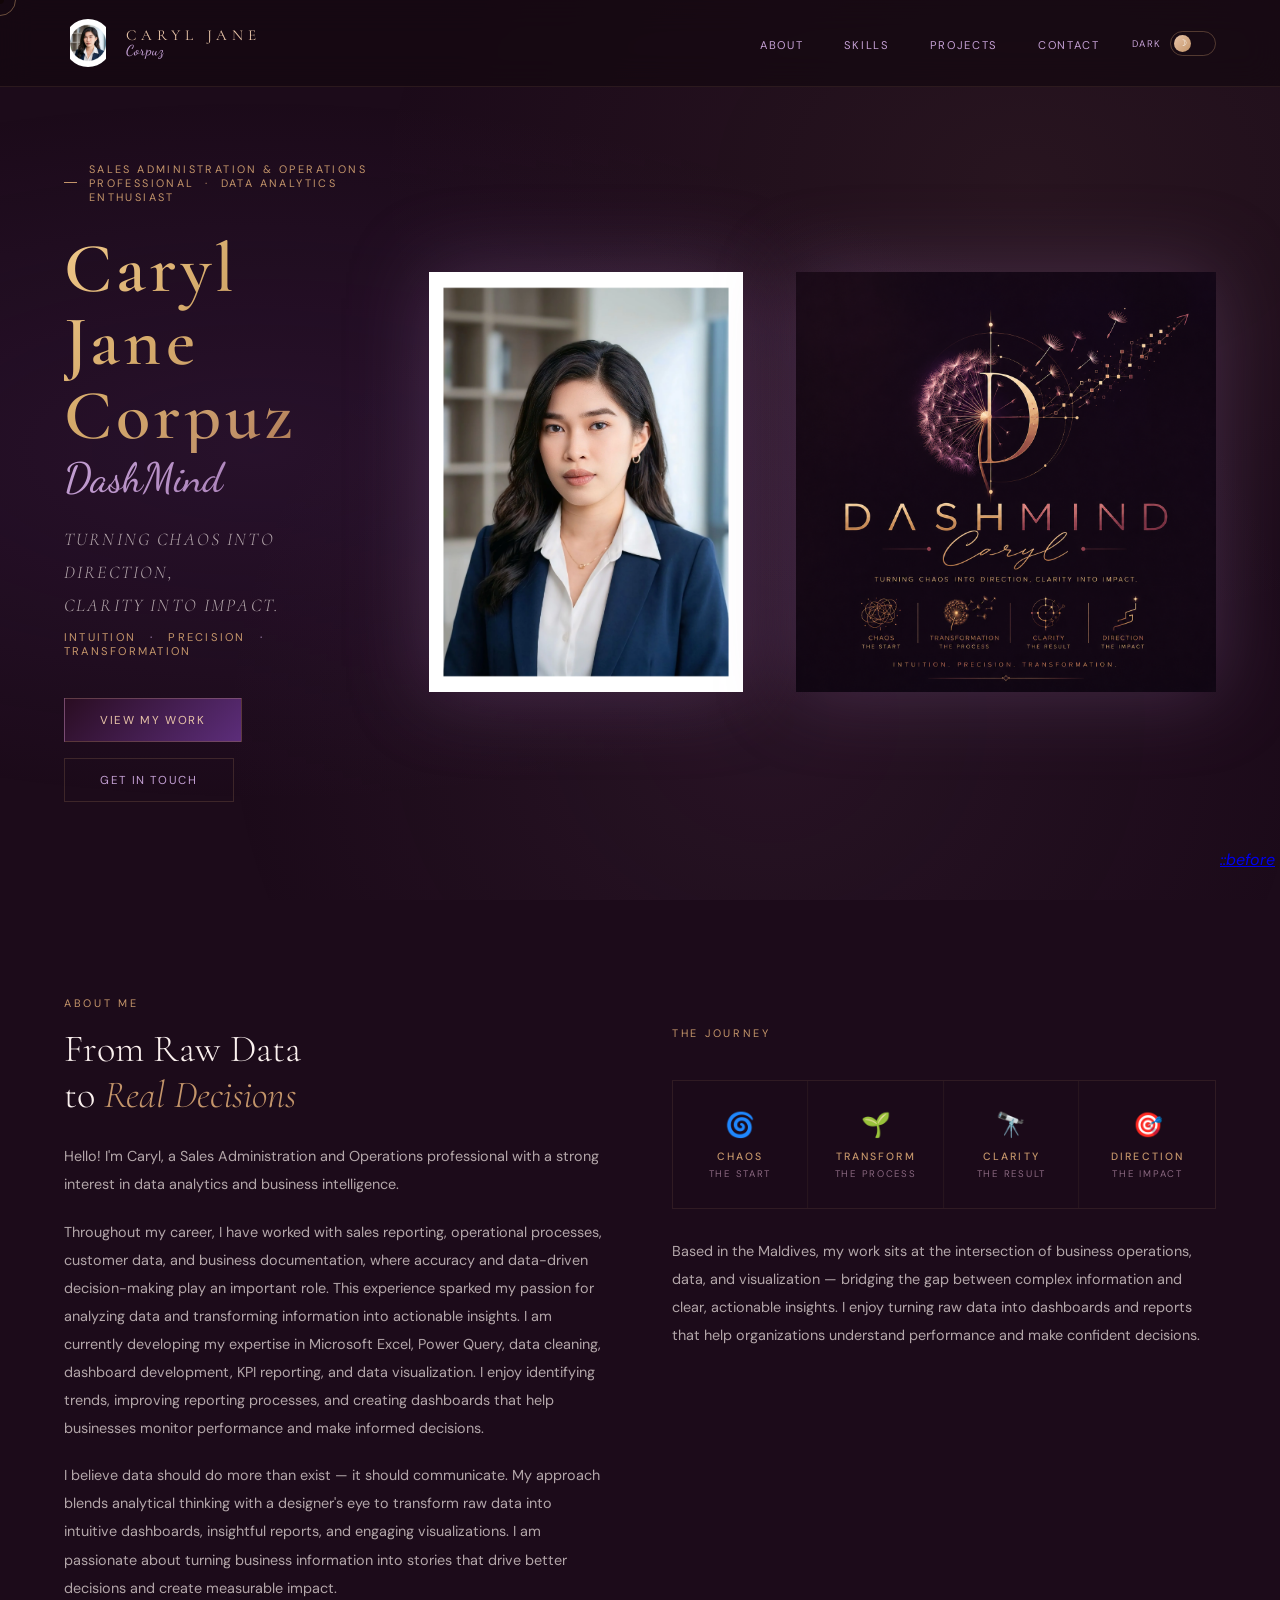
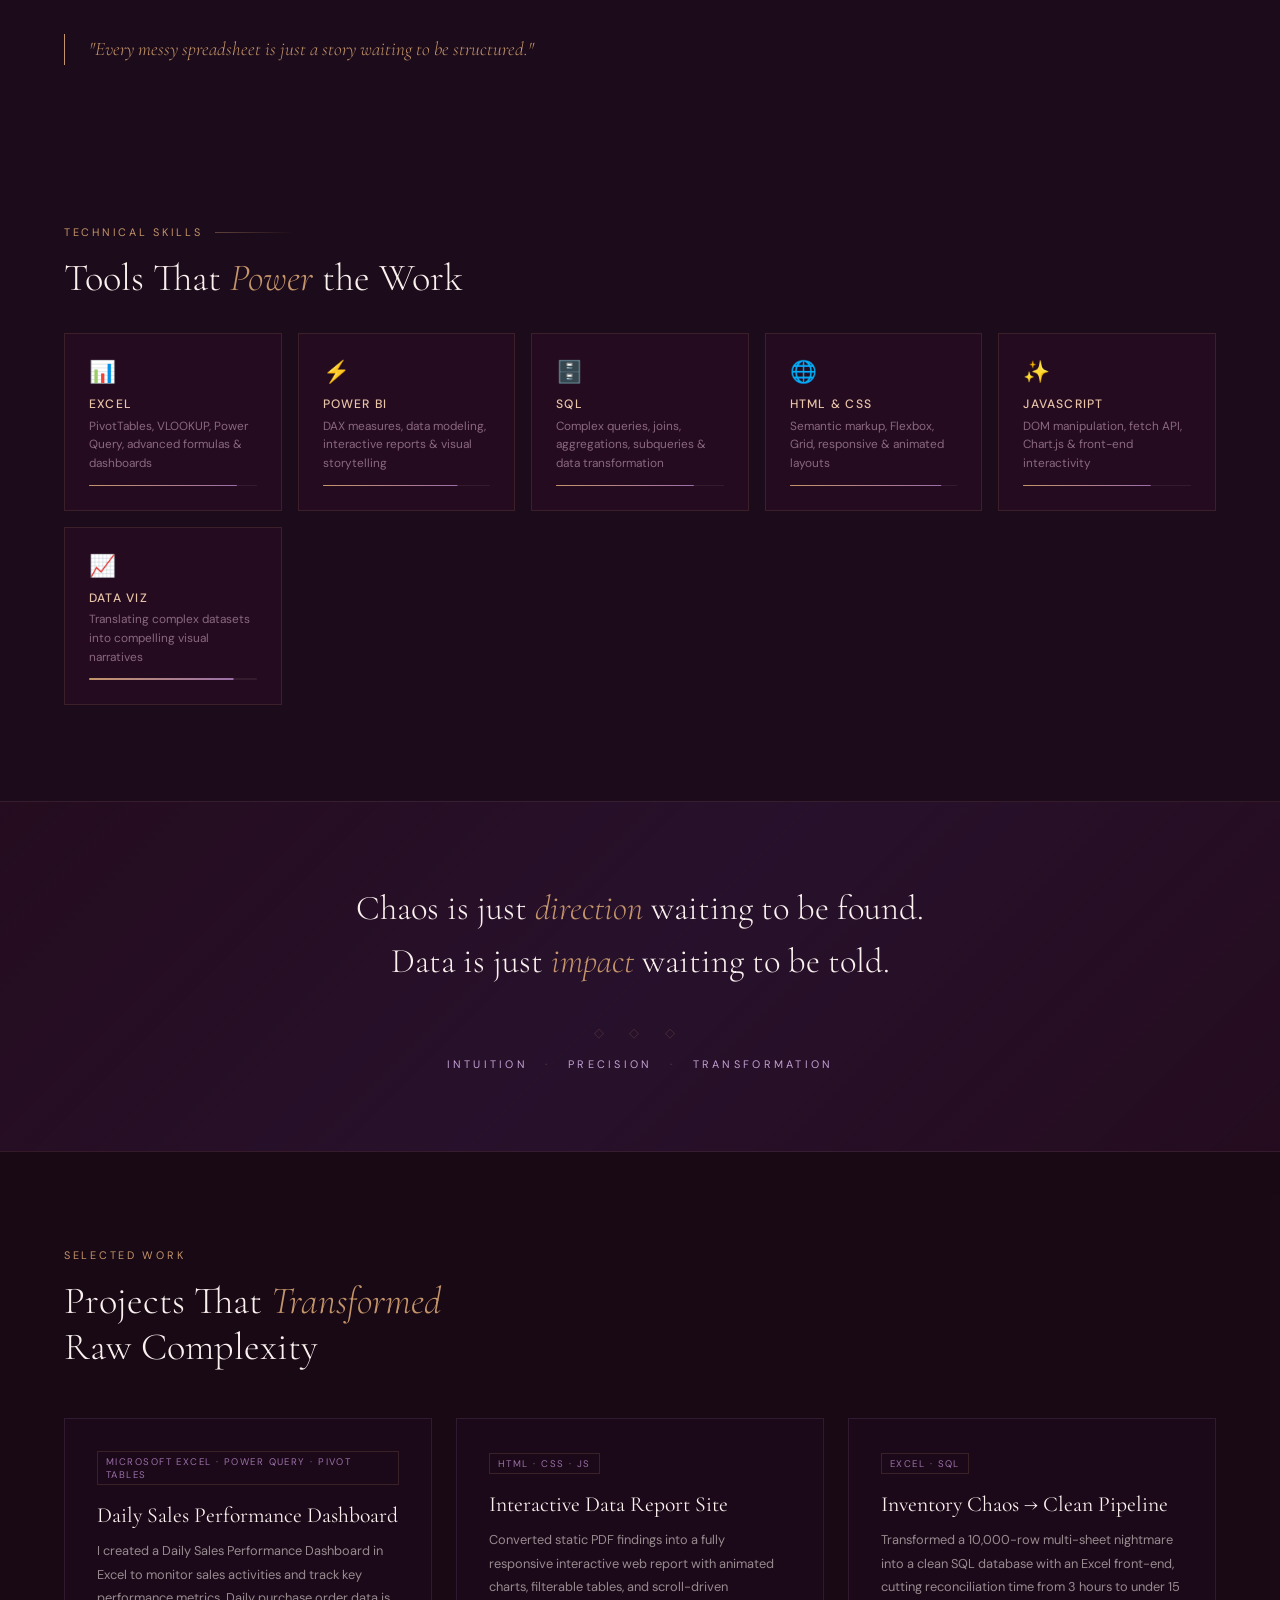
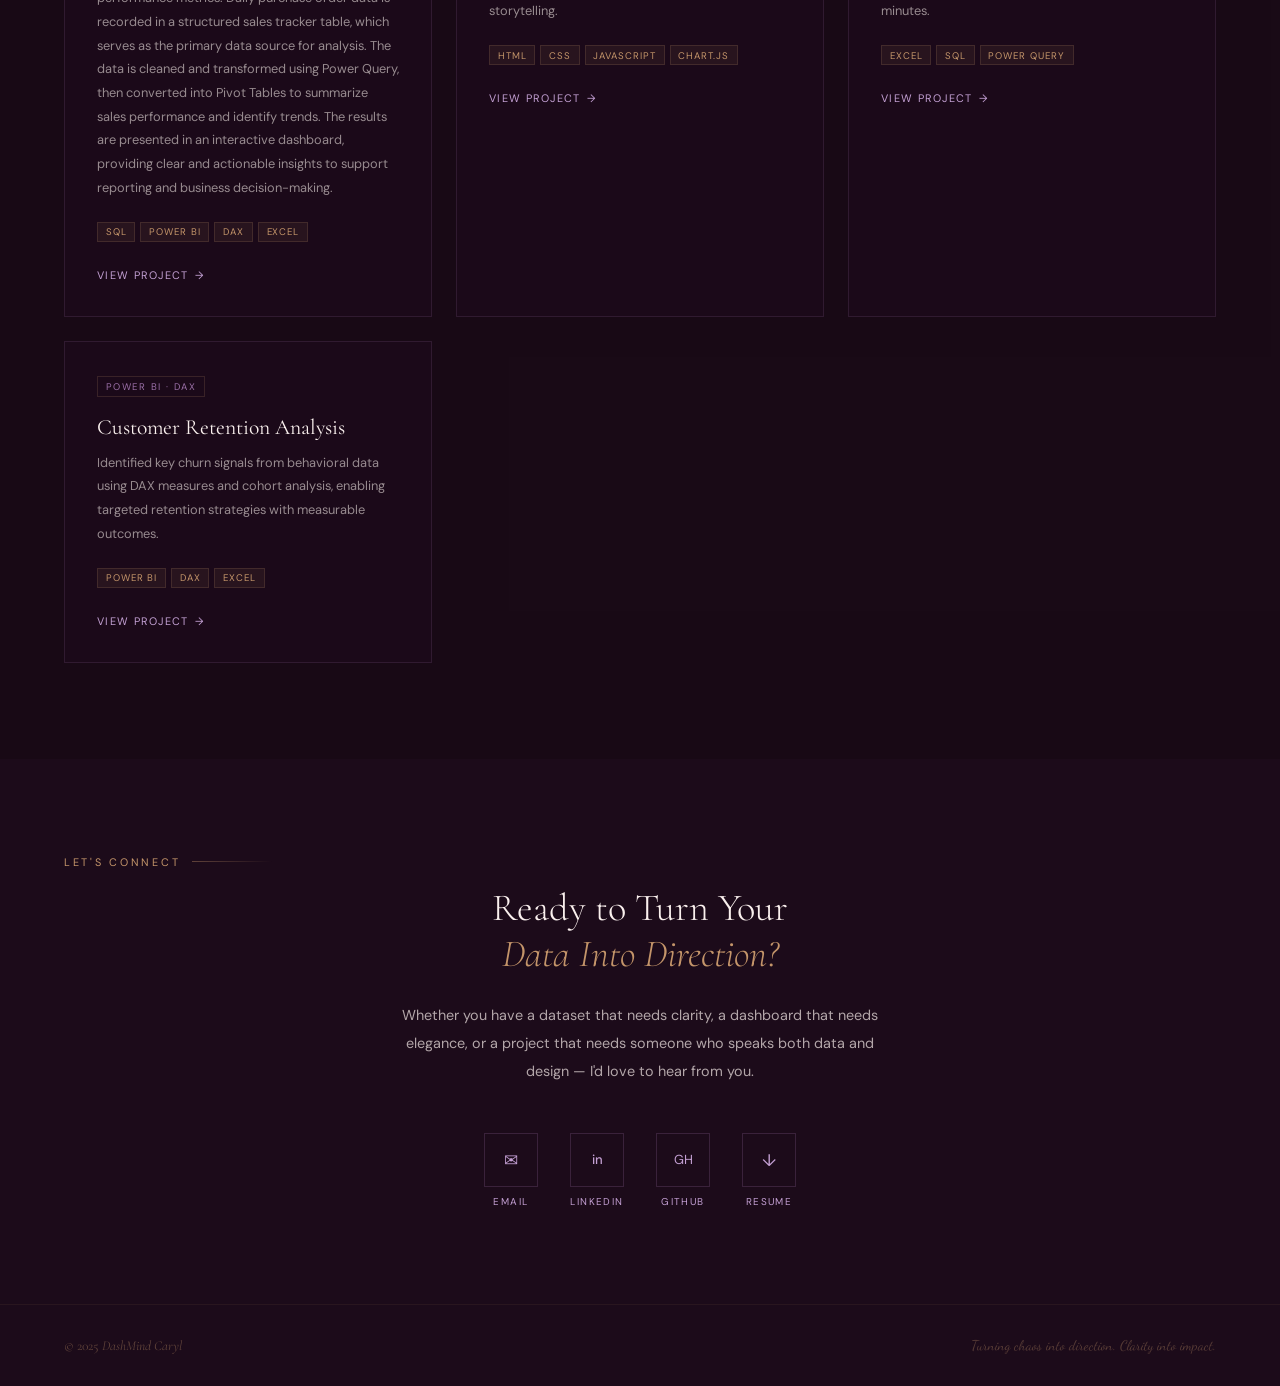
<file: index.html>
<!DOCTYPE html>
<html lang="en">
<head>
  <meta charset="UTF-8">
  <meta name="viewport" content="width=device-width, initial-scale=1.0">
  <title>Caryl Jane Corpuz</title>

  <!-- Favicon start -->
<link rel="icon" type="image/favicon-32x32" sizes="32x32" href="images/favicon.png">
  <!-- Favicon end -->  

  <!-- Google Fonts start -->
  <link rel="preconnect" href="https://fonts.googleapis.com">
  <link rel="preconnect" href="https://fonts.gstatic.com" crossorigin>
  <link href="https://fonts.googleapis.com/css2?family=Cormorant+Garamond:ital,wght@0,300;0,400;0,600;1,300;1,400&family=Dancing+Script:wght@500;600&family=DM+Sans:wght@300;400;500&display=swap" rel="stylesheet">
  <!-- Google Fonts end -->

  <!-- Stylesheet start -->
  <link rel="stylesheet" href="style.css">
  <!-- Stylesheet end -->

</head>

<body>

  <!-- Custom Cursor -->
  <div class="cursor" id="cursor"></div>
  <div class="cursor-ring" id="cursorRing"></div>

  <!-- Floating Seeds Background -->
  <div class="seeds-container" id="seedsContainer"></div>

  <!-- Navigation Start -->
  <nav id="mainNav">
    <a href="#home" class="nav-logo">
      <img src="images/Caryl_Profile2.png" alt="Caryl_Profile2 Logo" class="logo-mark-img">
      <div class="logo-wordmark">
        <span class="logo-dash">Caryl Jane</span>
        <span class="logo-script">Corpuz</span>
      </div>
    </a>
    <div class="nav-right">
      <ul class="nav-links">
        <li><a href="#about">About</a></li>
        <li><a href="#skills">Skills</a></li>
        <li><a href="#projects">Projects</a></li>
        <li><a href="#contact">Contact</a></li>
      </ul>
      <div class="toggle-wrap" title="Toggle light / dark mode">
        <span class="toggle-label" id="toggleLabel">Dark</span>
        <button class="theme-toggle" id="themeToggle" aria-label="Toggle light and dark mode"></button>
      </div>
    </div>
  </nav>
  <!-- Navigation End -->
 
  <!-- HERO Start -->
  <section class="hero" id="home">
    <div class="hero-content reveal">
      <div class="hero-eyebrow">Sales Administration & Operations Professional &nbsp;·&nbsp; Data Analytics Enthusiast</div>
      <h1 class="hero-name">
        <span class="dash">Caryl Jane Corpuz</span>
        <span class="script-name">DashMind</span>
      </h1>
      <p class="hero-tagline">
        Turning Chaos Into Direction,<br>
        Clarity Into Impact.
      </p>
      <p class="hero-sub">
        Intuition <span>·</span> Precision <span>·</span> Transformation
      </p>
      <div class="hero-cta">
        <a href="#projects" class="btn-primary">View My Work</a>
        <a href="#contact" class="btn-ghost">Get In Touch</a>
      </div>
    </div>

    <div class="hero-visual">
      <img src="images/Caryl_Profile.png" alt="Caryl Corpuz" class="hero-logo-img">
      <img src="images/DML.png" alt="DashMind" class="hero-logo-img">
    </div>
  </section>
  <!-- HERO End -->
   
  <!-- ABOUT Start -->
  <section class="section" id="about">
    <div class="section-label">About Me</div>
    <div class="about-grid">

      <div class="reveal">
        <h2 class="section-title">From Raw Data<br>to <em>Real Decisions</em></h2>
        <p class="about-text">
          Hello! I'm Caryl, a Sales Administration and Operations professional with
          a strong interest in data analytics and business intelligence.
        </p>
        <p class="about-text">
          Throughout my career, I have worked with sales reporting, operational processes,
          customer data, and business documentation, where accuracy and data-driven decision-making
          play an important role.
          This experience sparked my passion for analyzing data and
          transforming information into actionable insights.

          I am currently developing my expertise in Microsoft Excel, Power Query,
          data cleaning, dashboard development, KPI reporting, and data visualization.
          I enjoy identifying trends, improving reporting processes,
          and creating dashboards that help businesses monitor performance and make informed decisions.
        </p>
        <p class="about-text">
          I believe data should do more than exist — it should communicate.
          My approach blends analytical thinking with a designer's eye to transform raw data into intuitive dashboards,
          insightful reports, and engaging visualizations. I am passionate about turning business information into stories
          that drive better decisions and create measurable impact.
        </p>
        <blockquote class="about-quote">
          "Every messy spreadsheet is just a story waiting to be structured."
        </blockquote>
      </div>

      <div class="reveal">
        <div class="section-label">The Journey</div>
        <div class="journey-row">
          <div class="journey-step">
            <span class="journey-icon">🌀</span>
            <div class="journey-title">Chaos</div>
            <div class="journey-sub">The Start</div>
          </div>
          <div class="journey-step">
            <span class="journey-icon">🌱</span>
            <div class="journey-title">Transform</div>
            <div class="journey-sub">The Process</div>
          </div>
          <div class="journey-step">
            <span class="journey-icon">🔭</span>
            <div class="journey-title">Clarity</div>
            <div class="journey-sub">The Result</div>
          </div>
          <div class="journey-step">
            <span class="journey-icon">🎯</span>
            <div class="journey-title">Direction</div>
            <div class="journey-sub">The Impact</div>
          </div>
        </div>
        <p class="about-text" style="margin-top: 1.75rem;">
          Based in the Maldives, my work sits at the intersection of business operations, data, 
          and visualization — bridging the gap between complex information and clear, actionable insights.
          I enjoy turning raw data into dashboards and reports that help organizations
          understand performance and make confident decisions.
        </p>
      </div>

    </div>
  </section>
  <!-- ABOUT End -->

  <!-- SKILLS Start -->
  <section class="section" id="skills" style="padding-top: 2rem;">
    <div class="section-label">Technical Skills</div>
    <h2 class="section-title reveal">Tools That <em>Power</em> the Work</h2>
    <div class="skills-grid">

      <div class="skill-card reveal">
        <div class="skill-icon">📊</div>
        <div class="skill-name">Excel</div>
        <div class="skill-desc">PivotTables, VLOOKUP, Power Query, advanced formulas & dashboards</div>
        <div class="skill-bar"><div class="skill-fill" data-w="0.88"></div></div>
      </div>

      <div class="skill-card reveal" style="transition-delay: 0.08s">
        <div class="skill-icon">⚡</div>
        <div class="skill-name">Power BI</div>
        <div class="skill-desc">DAX measures, data modeling, interactive reports & visual storytelling</div>
        <div class="skill-bar"><div class="skill-fill" data-w="0.80"></div></div>
      </div>

      <div class="skill-card reveal" style="transition-delay: 0.16s">
        <div class="skill-icon">🗄️</div>
        <div class="skill-name">SQL</div>
        <div class="skill-desc">Complex queries, joins, aggregations, subqueries & data transformation</div>
        <div class="skill-bar"><div class="skill-fill" data-w="0.82"></div></div>
      </div>

      <div class="skill-card reveal" style="transition-delay: 0.24s">
        <div class="skill-icon">🌐</div>
        <div class="skill-name">HTML &amp; CSS</div>
        <div class="skill-desc">Semantic markup, Flexbox, Grid, responsive &amp; animated layouts</div>
        <div class="skill-bar"><div class="skill-fill" data-w="0.90"></div></div>
      </div>

      <div class="skill-card reveal" style="transition-delay: 0.32s">
        <div class="skill-icon">✨</div>
        <div class="skill-name">JavaScript</div>
        <div class="skill-desc">DOM manipulation, fetch API, Chart.js &amp; front-end interactivity</div>
        <div class="skill-bar"><div class="skill-fill" data-w="0.76"></div></div>
      </div>

      <div class="skill-card reveal" style="transition-delay: 0.40s">
        <div class="skill-icon">📈</div>
        <div class="skill-name">Data Viz</div>
        <div class="skill-desc">Translating complex datasets into compelling visual narratives</div>
        <div class="skill-bar"><div class="skill-fill" data-w="0.86"></div></div>
      </div>

    </div>
  </section>
  <!-- SKILLS End -->

  <!-- PHILOSOPHY STRIP start -->
  <div class="philosophy-strip reveal">
    <p class="philosophy-headline">
      Chaos is just <em>direction</em> waiting to be found.<br>
      Data is just <em>impact</em> waiting to be told.
    </p>
    <div class="philosophy-divider">◇ ◇ ◇</div>
    <p class="philosophy-credo">
      Intuition <span>·</span> Precision <span>·</span> Transformation
    </p>
  </div>

  <!-- ════════════════════════════════════
       PROJECTS
  ════════════════════════════════════ -->
  <section class="section projects-section" id="projects">
    <div class="section-label">Selected Work</div>
    <h2 class="section-title reveal">Projects That <em>Transformed</em><br>Raw Complexity</h2>
    <div class="projects-grid">

      <div class="project-card reveal">
        <span class="project-tag"> Microsoft Excel · Power Query · Pivot Tables</span>
        <h3 class="project-title">Daily Sales Performance Dashboard</h3>
        <p class="project-desc">
          I created a Daily Sales Performance Dashboard in Excel to monitor sales activities and track key performance metrics.
          Daily purchase order data is recorded in a structured sales tracker table, which serves as the primary data source for analysis.
          The data is cleaned and transformed using Power Query, then converted into Pivot Tables to summarize sales performance and identify trends. 
          The results are presented in an interactive dashboard, providing clear and actionable insights to support reporting and business decision-making.
        </p>
        <div class="project-tools">
          <span class="tool-badge">SQL</span>
          <span class="tool-badge">Power BI</span>
          <span class="tool-badge">DAX</span>
          <span class="tool-badge">Excel</span>
        </div>
        <a href="#" class="project-link">View Project</a>
      </div>

      <div class="project-card reveal" style="transition-delay: 0.1s">
        <span class="project-tag">HTML · CSS · JS</span>
        <h3 class="project-title">Interactive Data Report Site</h3>
        <p class="project-desc">
          Converted static PDF findings into a fully responsive interactive web report with
          animated charts, filterable tables, and scroll-driven storytelling.
        </p>
        <div class="project-tools">
          <span class="tool-badge">HTML</span>
          <span class="tool-badge">CSS</span>
          <span class="tool-badge">JavaScript</span>
          <span class="tool-badge">Chart.js</span>
        </div>
        <a href="#" class="project-link">View Project</a>
      </div>

      <div class="project-card reveal" style="transition-delay: 0.2s">
        <span class="project-tag">Excel · SQL</span>
        <h3 class="project-title">Inventory Chaos → Clean Pipeline</h3>
        <p class="project-desc">
          Transformed a 10,000-row multi-sheet nightmare into a clean SQL database with an
          Excel front-end, cutting reconciliation time from 3 hours to under 15 minutes.
        </p>
        <div class="project-tools">
          <span class="tool-badge">Excel</span>
          <span class="tool-badge">SQL</span>
          <span class="tool-badge">Power Query</span>
        </div>
        <a href="#" class="project-link">View Project</a>
      </div>

      <div class="project-card reveal" style="transition-delay: 0.3s">
        <span class="project-tag">Power BI · DAX</span>
        <h3 class="project-title">Customer Retention Analysis</h3>
        <p class="project-desc">
          Identified key churn signals from behavioral data using DAX measures and cohort
          analysis, enabling targeted retention strategies with measurable outcomes.
        </p>
        <div class="project-tools">
          <span class="tool-badge">Power BI</span>
          <span class="tool-badge">DAX</span>
          <span class="tool-badge">Excel</span>
        </div>
        <a href="#" class="project-link">View Project</a>
      </div>

    </div>
  </section>

  <!-- ════════════════════════════════════
       CONTACT
  ════════════════════════════════════ -->
  <section class="section contact-section" id="contact">
    <div class="section-label">Let's Connect</div>
    <h2 class="section-title reveal">Ready to Turn Your<br><em>Data Into Direction?</em></h2>
    <p class="about-text reveal" style="max-width: 480px; margin: 0 auto 0.5rem;">
      Whether you have a dataset that needs clarity, a dashboard that needs elegance,
      or a project that needs someone who speaks both data and design — I'd love to hear from you.
    </p>
    <div class="contact-links reveal">
      <a href="mailto:hello@dashmindcaryl.com" class="contact-link">
        <div class="contact-icon">✉</div>
        <span class="contact-label">Email</span>
      </a>
      <a href="https://linkedin.com" target="_blank" class="contact-link">
        <div class="contact-icon" style="font-family:'DM Sans',sans-serif; font-size:.82rem; font-weight:500;">in</div>
        <span class="contact-label">LinkedIn</span>
      </a>
      <a href="https://github.com" target="_blank" class="contact-link">
        <div class="contact-icon" style="font-size:.82rem; font-family:'DM Sans',sans-serif;">GH</div>
        <span class="contact-label">GitHub</span>
      </a>
      <a href="#" class="contact-link">
        <div class="contact-icon">↓</div>
        <span class="contact-label">Resume</span>
      </a>
    </div>
  </section>

  <!-- ════════════════════════════════════
       FOOTER
  ════════════════════════════════════ -->
  <footer>
    <div class="footer-brand">© 2025 <em>DashMind Caryl</em></div>
    <div class="footer-motto">Turning chaos into direction. Clarity into impact.</div>
  </footer>
<!-- Back to Top -->
 <a href="#" class="btn btn-outline-dark px-0 back-to-top" style="display: inline;">
  <i class="fa fa-angle-double-up">
::before
  </i>
</a>
 
 <!-- JavaScript -->
  <script src="script.js"></script>

</body>
</html>
</file>
<file: style.css>
/* ============================================
   DASHMIND CARYL — Portfolio Stylesheet
   style.css
   ============================================ */

/* ── CSS VARIABLES (Dark Mode Default) ── */
:root {
  --rosegold: #C4956A;
  --rosegold-light: #E8C4A8;
  --gold: #D4A96A;
  --gold-light: #F0C88A;
  --plum-bg: #1C0B1A;
  --plum-deep: #2A0D22;
  --plum-mid: #3D1A35;
  --metallic-purple: #9B6FA8;
  --metallic-purple-light: #C4A0D4;
  --metallic-purple-deep: #5C2D7A;
  --cream: #FAF0EE;
  --dark: #140810;
  --text-muted: #8A6880;

  /* Themeable tokens */
  --bg: #1C0B1A;
  --bg-card: rgba(42, 13, 34, 0.65);
  --bg-nav: rgba(20, 8, 16, 0.75);
  --bg-section-alt: rgba(20, 8, 16, 0.4);
  --bg-philosophy: linear-gradient(135deg, rgba(42,13,34,0.65) 0%, rgba(92,45,122,0.18) 50%, rgba(42,13,34,0.65) 100%);
  --bg-journey: rgba(28, 11, 26, 0.6);
  --bg-journey-hover: rgba(92, 45, 122, 0.15);
  --bg-project: rgba(28, 11, 26, 0.88);
  --text-primary: #FAF0EE;
  --text-body: rgba(250, 240, 238, 0.68);
  --text-desc: rgba(250, 240, 238, 0.56);
  --text-nav: #C4A0D4;
  --text-skill-name: #E8C4A8;
  --text-section-title: #FAF0EE;
  --text-project-title: #FAF0EE;
  --border-card: rgba(196, 149, 106, 0.14);
  --border-project: rgba(155, 111, 168, 0.17);
  --border-journey: rgba(196, 149, 106, 0.12);
  --border-journey-inner: rgba(196, 149, 106, 0.08);
  --skill-bar-bg: rgba(255, 255, 255, 0.07);
  --ambient1: rgba(92, 45, 122, 0.18);
  --ambient2: rgba(196, 149, 106, 0.07);
  --ambient3: rgba(123, 79, 110, 0.12);
}

/* ── LIGHT MODE TOKENS ── */
html.light {
  --bg: #FAF4F0;
  --bg-card: rgba(255, 245, 240, 0.92);
  --bg-nav: rgba(250, 244, 240, 0.88);
  --bg-section-alt: rgba(240, 228, 220, 0.4);
  --bg-philosophy: linear-gradient(135deg, rgba(240,228,220,0.8) 0%, rgba(196,168,210,0.15) 50%, rgba(240,228,220,0.8) 100%);
  --bg-journey: rgba(255, 245, 240, 0.8);
  --bg-journey-hover: rgba(196, 149, 106, 0.1);
  --bg-project: rgba(255, 248, 244, 0.95);
  --text-primary: #2A0D22;
  --text-body: rgba(42, 13, 34, 0.72);
  --text-desc: rgba(42, 13, 34, 0.6);
  --text-nav: #7B4F6E;
  --text-skill-name: #8B5E3A;
  --text-section-title: #2A0D22;
  --text-project-title: #2A0D22;
  --border-card: rgba(196, 149, 106, 0.25);
  --border-project: rgba(123, 79, 110, 0.2);
  --border-journey: rgba(196, 149, 106, 0.22);
  --border-journey-inner: rgba(196, 149, 106, 0.15);
  --skill-bar-bg: rgba(42, 13, 34, 0.1);
  --ambient1: rgba(196, 149, 106, 0.12);
  --ambient2: rgba(155, 111, 168, 0.08);
  --ambient3: rgba(196, 168, 210, 0.1);
}

/* ── RESET ── */
*, *::before, *::after {
  box-sizing: border-box;
  margin: 0;
  padding: 0;
}
html { scroll-behavior: smooth; }
body {
  font-family: 'DM Sans', sans-serif;
  background: var(--bg);
  color: var(--text-primary);
  overflow-x: hidden;
  cursor: none;
  transition: background 0.4s, color 0.4s;
}

/* ── CUSTOM CURSOR ── */
.cursor {
  position: fixed;
  width: 8px; height: 8px;
  background: var(--rosegold);
  border-radius: 50%;
  pointer-events: none;
  z-index: 9999;
  transform: translate(-50%, -50%);
  mix-blend-mode: multiply;
}
.cursor-ring {
  position: fixed;
  width: 32px; height: 32px;
  border: 1px solid rgba(196, 149, 106, 0.5);
  border-radius: 50%;
  pointer-events: none;
  z-index: 9998;
  transform: translate(-50%, -50%);
  transition: left 0.15s ease, top 0.15s ease, width 0.2s, height 0.2s;
}

/* ── AMBIENT BACKGROUND ── */
body::after {
  content: '';
  position: fixed; inset: 0;
  background:
    radial-gradient(ellipse at 20% 50%, var(--ambient1) 0%, transparent 55%),
    radial-gradient(ellipse at 80% 20%, var(--ambient2) 0%, transparent 45%),
    radial-gradient(ellipse at 60% 80%, var(--ambient3) 0%, transparent 50%);
  pointer-events: none;
  z-index: 0;
  transition: background 0.4s;
}

/* ── NAVIGATION ── */
nav {
  position: fixed; top: 0; left: 0; right: 0;
  z-index: 200;
  padding: 1.2rem 4rem;
  display: flex; justify-content: space-between; align-items: center;
  backdrop-filter: blur(16px);
  background: var(--bg-nav);
  border-bottom: 0.5px solid rgba(196, 149, 106, 0.12);
  transition: background 0.4s;
}
.nav-logo {
  display: flex; align-items: center;
  gap: 0.9rem; text-decoration: none;
}
.logo-mark-img {
  width: 48px; height: 48px;
  object-fit: contain;
  border-radius: 50%;
  flex-shrink: 0;
}
.logo-wordmark { display: flex; flex-direction: column; line-height: 1; }
.logo-dash {
  font-family: 'Cormorant Garamond', serif;
  font-size: 0.95rem; font-weight: 400;
  letter-spacing: 0.32em;
  color: var(--rosegold-light);
  text-transform: uppercase;
}
html.light .logo-dash { color: var(--rosegold); }
.logo-script {
  font-family: 'Dancing Script', cursive;
  font-size: 0.9rem; font-weight: 500;
  color: var(--metallic-purple-light);
  letter-spacing: 0.05em;
}
html.light .logo-script { color: var(--metallic-purple); }
.nav-right { display: flex; align-items: center; gap: 2rem; }
.nav-links { display: flex; gap: 2.5rem; list-style: none; }
.nav-links a {
  text-decoration: none;
  font-size: 0.7rem; letter-spacing: 0.15em; text-transform: uppercase;
  color: var(--text-nav); transition: color 0.3s;
}
.nav-links a:hover,
.nav-links a.active { color: var(--rosegold); }

/* ── THEME TOGGLE ── */
.toggle-wrap { display: flex; align-items: center; gap: 0.55rem; cursor: none; }
.toggle-label {
  font-size: 0.6rem; letter-spacing: 0.14em; text-transform: uppercase;
  color: var(--text-nav); white-space: nowrap;
  transition: color 0.4s; user-select: none;
}
.theme-toggle {
  background: none;
  border: 0.5px solid rgba(196, 149, 106, 0.35);
  width: 46px; height: 25px;
  border-radius: 13px; cursor: none;
  position: relative;
  transition: border-color 0.4s;
  flex-shrink: 0; padding: 0; outline: none;
}
.theme-toggle::before {
  content: '☽';
  display: flex; align-items: center; justify-content: center;
  font-size: 9px;
  position: absolute; top: 3px; left: 3px;
  width: 17px; height: 17px;
  border-radius: 50%;
  background: linear-gradient(135deg, var(--rosegold-light), var(--rosegold));
  color: #fff;
  transition: transform 0.38s cubic-bezier(0.34, 1.56, 0.64, 1), background 0.4s;
}
html.light .theme-toggle::before {
  content: '☀'; transform: translateX(21px);
  background: linear-gradient(135deg, var(--metallic-purple-light), var(--metallic-purple));
  font-size: 10px;
}
html.light .theme-toggle { border-color: rgba(123, 79, 110, 0.4); }
html.light .toggle-label { color: var(--text-nav); }

/* ── LIGHT MODE OVERRIDES ── */
html.light body { background: var(--bg); }
html.light .section-title { color: var(--text-section-title); }
html.light .about-text { color: var(--text-body); }
html.light .about-quote { color: #8B5E3A; border-left-color: var(--rosegold); }
html.light .skill-card { background: var(--bg-card); border-color: var(--border-card); }
html.light .skill-name { color: var(--text-skill-name); }
html.light .skill-desc { color: #7B4F6E; }
html.light .skill-bar { background: var(--skill-bar-bg); }
html.light .journey-step { background: var(--bg-journey); border-right-color: var(--border-journey-inner); }
html.light .journey-step:hover { background: var(--bg-journey-hover); }
html.light .journey-row { border-color: var(--border-journey); }
html.light .journey-title { color: #8B5E3A; }
html.light .journey-sub { color: #9B6FA8; }
html.light .project-card { background: var(--bg-project); border-color: var(--border-project); }
html.light .project-title { color: var(--text-project-title); }
html.light .project-desc { color: var(--text-desc); }
html.light .project-tag { color: #7B4F6E; border-color: rgba(123,79,110,.22); }
html.light .tool-badge { color: #8B5E3A; background: rgba(196,149,106,.1); border-color: rgba(196,149,106,.25); }
html.light .project-link { color: #7B4F6E; }
html.light .project-link:hover { color: #8B5E3A; }
html.light .section-label { color: var(--rosegold); }
html.light .hero-tagline { color: var(--text-body); }
html.light .philosophy-strip { background: var(--bg-philosophy); }
html.light .philosophy-headline { color: var(--text-section-title); }
html.light .philosophy-credo { color: #7B4F6E; }
html.light .contact-icon { border-color: rgba(123,79,110,.25); }
html.light .contact-link { color: #7B4F6E; }
html.light .contact-link:hover { color: #8B5E3A; }
html.light footer { border-top-color: rgba(196,149,106,.18); }
html.light .footer-brand { color: rgba(139,94,58,.55); }
html.light .footer-motto { color: rgba(139,94,58,.45); }
html.light .projects-section { background: rgba(240,228,220,.35); }
html.light .btn-primary { color: var(--rosegold-light); }
html.light .btn-ghost { color: var(--metallic-purple); border-color: rgba(123,79,110,.3); }
html.light .btn-ghost:hover { color: var(--plum-deep); }
html.light .hero-sub span { color: #9B6FA8; }
html.light .cursor { mix-blend-mode: multiply; }
html.light .seed { background: rgba(196,149,106,.5); }
html.light .seed::after { background: rgba(196,149,106,.18); }

/* ── HERO ── */
.hero {
  min-height: 100vh;
  display: grid; grid-template-columns: 1fr 1fr;
  align-items: center;
  padding: 8rem 4rem 4rem;
  position: relative; overflow: hidden; z-index: 1;
}
.hero-content { position: relative; z-index: 2; }
.hero-eyebrow {
  font-size: 0.68rem; letter-spacing: 0.22em; text-transform: uppercase;
  color: var(--rosegold); margin-bottom: 1.75rem;
  display: flex; align-items: center; gap: 0.75rem;
}
.hero-eyebrow::before {
  content: ''; display: block;
  width: 28px; height: 0.5px; background: var(--rosegold);
}
.hero-name {
  font-family: 'Cormorant Garamond', serif;
  font-weight: 300; line-height: 1.05;
  color: var(--cream); margin-bottom: 0.35rem;
}
.hero-name .dash {
  font-size: clamp(3.2rem, 5.5vw, 5rem);
  font-weight: 600; letter-spacing: 0.06em;
  background: linear-gradient(135deg, #F0C88A 0%, #D4A96A 38%, #C4956A 68%, #9A6040 100%);
  -webkit-background-clip: text; -webkit-text-fill-color: transparent;
  background-clip: text; display: block;
}
.hero-name .script-name {
  font-family: 'Dancing Script', cursive;
  font-size: clamp(1.9rem, 3.2vw, 3rem); font-weight: 500;
  background: linear-gradient(135deg, var(--metallic-purple-light), var(--metallic-purple));
  -webkit-background-clip: text; -webkit-text-fill-color: transparent;
  background-clip: text; display: block; margin-top: 0.15rem;
}
.hero-tagline {
  font-family: 'Cormorant Garamond', serif;
  font-size: clamp(0.9rem, 1.4vw, 1.15rem);
  font-weight: 300; font-style: italic;
  color: var(--text-body);
  margin: 1.5rem 0 0.5rem;
  letter-spacing: 0.12em; text-transform: uppercase; line-height: 1.85;
}
.hero-sub {
  font-size: 0.7rem; letter-spacing: 0.2em; text-transform: uppercase;
  color: var(--rosegold); margin-bottom: 2.5rem;
}
.hero-sub span { color: var(--text-nav); margin: 0 0.55rem; }
.hero-cta { display: flex; gap: 1rem; flex-wrap: wrap; }

.btn-primary {
  padding: 0.85rem 2.2rem;
  background: linear-gradient(135deg, var(--plum-deep), var(--metallic-purple-deep));
  color: var(--rosegold-light);
  border: 1px solid rgba(196, 149, 106, 0.3);
  font-family: 'DM Sans', sans-serif;
  font-size: 0.72rem; letter-spacing: 0.14em; text-transform: uppercase;
  text-decoration: none; cursor: none; transition: all 0.35s;
}
.btn-primary:hover {
  border-color: var(--rosegold); transform: translateY(-2px);
  box-shadow: 0 8px 30px rgba(196, 149, 106, 0.15);
}
.btn-ghost {
  padding: 0.85rem 2.2rem; background: transparent;
  color: var(--metallic-purple-light);
  border: 1px solid rgba(196, 149, 106, 0.2);
  font-family: 'DM Sans', sans-serif;
  font-size: 0.72rem; letter-spacing: 0.14em; text-transform: uppercase;
  text-decoration: none; cursor: none; transition: all 0.35s;
}
.btn-ghost:hover {
  border-color: var(--metallic-purple-light);
  color: var(--cream); transform: translateY(-2px);
}

/* ── HERO VISUAL ── */
.hero-visual {
  position: relative; z-index: 2;
  display: flex; justify-content: center; align-items: center;
}
.hero-logo-img {
  width: 420px; height: 420px;
  object-fit: contain;
  animation: logoSway 7s ease-in-out infinite;
  filter: drop-shadow(0 0 40px rgba(155, 111, 168, 0.3));
}
@keyframes logoSway {
  0%, 100% { transform: rotate(-1.5deg); }
  50%       { transform: rotate(1.5deg); }
}

/* ── SHARED SECTION STYLES ── */
.section { padding: 6rem 4rem; position: relative; z-index: 1; }
.section-label {
  font-size: 0.68rem; letter-spacing: 0.25em; text-transform: uppercase;
  color: var(--rosegold); margin-bottom: 1rem;
  display: flex; align-items: center; gap: 0.75rem;
}
.section-label::after {
  content: ''; flex: 1; height: 0.5px;
  background: linear-gradient(to right, rgba(196,149,106,0.4), transparent);
  max-width: 80px;
}
.section-title {
  font-family: 'Cormorant Garamond', serif;
  font-size: clamp(1.9rem, 3vw, 2.7rem);
  font-weight: 300; line-height: 1.2;
  color: var(--text-section-title); margin-bottom: 1.5rem;
}
.section-title em { font-style: italic; color: var(--rosegold); }

/* ── ABOUT ── */
.about-grid { display: grid; grid-template-columns: 1fr 1fr; gap: 4rem; align-items: start; }
.about-text { font-size: 0.9rem; line-height: 1.95; color: var(--text-body); margin-bottom: 1.2rem; }
.about-quote {
  border-left: 1px solid var(--rosegold);
  padding-left: 1.5rem; margin: 2rem 0;
  font-family: 'Cormorant Garamond', serif;
  font-size: 1.2rem; font-style: italic; font-weight: 300;
  color: var(--rosegold); line-height: 1.65;
}

/* ── JOURNEY ── */
.journey-row {
  display: grid; grid-template-columns: repeat(4, 1fr);
  gap: 1px; margin-top: 2.5rem;
  border: 0.5px solid var(--border-journey);
}
.journey-step {
  padding: 1.75rem 1rem; text-align: center;
  background: var(--bg-journey);
  border-right: 0.5px solid var(--border-journey-inner);
  transition: all 0.3s;
}
.journey-step:last-child { border-right: none; }
.journey-step:hover { background: var(--bg-journey-hover); }
.journey-icon { font-size: 1.5rem; margin-bottom: 0.65rem; display: block; }
.journey-title {
  font-size: 0.66rem; letter-spacing: 0.2em; text-transform: uppercase;
  color: var(--rosegold); margin-bottom: 0.2rem; font-weight: 500;
}
.journey-sub { font-size: 0.6rem; letter-spacing: 0.18em; text-transform: uppercase; color: var(--text-muted); }

/* ── SKILLS ── */
.skills-grid { display: grid; grid-template-columns: repeat(auto-fit, minmax(185px, 1fr)); gap: 1rem; margin-top: 2rem; }
.skill-card {
  background: var(--bg-card); border: 0.5px solid var(--border-card);
  padding: 1.5rem; position: relative; overflow: hidden; transition: all 0.35s;
}
.skill-card::before {
  content: ''; position: absolute; bottom: 0; left: 0; right: 0; height: 1px;
  background: linear-gradient(to right, var(--rosegold), var(--metallic-purple));
  transform: scaleX(0); transform-origin: left; transition: transform 0.4s ease;
}
.skill-card:hover::before { transform: scaleX(1); }
.skill-card:hover { border-color: rgba(196,149,106,.32); transform: translateY(-3px); }
.skill-icon { font-size: 1.35rem; margin-bottom: 0.6rem; }
.skill-name { font-size: 0.76rem; font-weight: 500; letter-spacing: 0.1em; text-transform: uppercase; color: var(--text-skill-name); margin-bottom: 0.28rem; }
.skill-desc { font-size: 0.74rem; color: var(--text-muted); line-height: 1.6; }
.skill-bar { margin-top: 0.7rem; height: 1.5px; background: var(--skill-bar-bg); border-radius: 2px; overflow: hidden; }
.skill-fill {
  height: 100%;
  background: linear-gradient(to right, var(--rosegold), var(--metallic-purple));
  transform: scaleX(0); transform-origin: left;
  transition: transform 1.4s cubic-bezier(0.22, 1, 0.36, 1);
}
.skill-fill.animate { transform: scaleX(1); }

/* ── PHILOSOPHY ── */
.philosophy-strip {
  padding: 5rem 4rem; z-index: 1; position: relative;
  background: var(--bg-philosophy);
  border-top: 0.5px solid rgba(196,149,106,.1);
  border-bottom: 0.5px solid rgba(196,149,106,.1);
  text-align: center; transition: background 0.4s;
}
.philosophy-headline {
  font-family: 'Cormorant Garamond', serif;
  font-size: clamp(1.6rem, 2.7vw, 2.5rem); font-weight: 300;
  color: var(--text-section-title); line-height: 1.55;
  max-width: 660px; margin: 0 auto 1.4rem;
}
.philosophy-headline em { font-style: italic; color: var(--rosegold); }
.philosophy-credo { font-size: 0.68rem; letter-spacing: 0.3em; text-transform: uppercase; color: var(--text-nav); }
.philosophy-credo span { color: rgba(196,149,106,.35); margin: 0 0.7rem; }
.philosophy-divider { text-align: center; padding: 0.8rem 0 1rem; color: rgba(196,149,106,.22); font-size: 0.8rem; letter-spacing: 0.7rem; }

/* ── PROJECTS ── */
.projects-section { background: var(--bg-section-alt); transition: background 0.4s; }
.projects-grid { display: grid; grid-template-columns: repeat(auto-fit, minmax(280px, 1fr)); gap: 1.5rem; margin-top: 3rem; }
.project-card {
  background: var(--bg-project); border: 0.5px solid var(--border-project);
  padding: 2rem; position: relative; overflow: hidden; transition: all 0.4s; cursor: none;
}
.project-card::after {
  content: ''; position: absolute; top: -50%; left: -50%; width: 200%; height: 200%;
  background: radial-gradient(circle at center, rgba(196,149,106,.04), transparent 60%);
  opacity: 0; transition: opacity 0.4s;
}
.project-card:hover::after { opacity: 1; }
.project-card:hover { border-color: rgba(196,149,106,.28); transform: translateY(-4px); box-shadow: 0 16px 48px rgba(0,0,0,.12); }
.project-tag {
  display: inline-block; font-size: 0.6rem; letter-spacing: 0.15em; text-transform: uppercase;
  color: var(--metallic-purple); border: 0.5px solid rgba(196,149,106,.18);
  padding: 0.2rem 0.5rem; margin-bottom: 1rem;
}
.project-title { font-family: 'Cormorant Garamond', serif; font-size: 1.35rem; font-weight: 400; color: var(--text-project-title); margin-bottom: 0.6rem; line-height: 1.3; }
.project-desc { font-size: 0.8rem; line-height: 1.85; color: var(--text-desc); margin-bottom: 1.4rem; }
.project-tools { display: flex; flex-wrap: wrap; gap: 0.32rem; margin-bottom: 1.3rem; }
.tool-badge { font-size: 0.6rem; letter-spacing: 0.1em; text-transform: uppercase; color: var(--rosegold); background: rgba(196,149,106,.08); border: 0.5px solid rgba(196,149,106,.17); padding: 0.16rem 0.48rem; }
.project-link { font-size: 0.68rem; letter-spacing: 0.12em; text-transform: uppercase; color: var(--text-nav); text-decoration: none; display: inline-flex; align-items: center; gap: 0.4rem; transition: color 0.3s; }
.project-link:hover { color: var(--rosegold); }
.project-link::after { content: '→'; transition: transform 0.3s; }
.project-link:hover::after { transform: translateX(4px); }

/* ── CONTACT ── */
.contact-section { text-align: center; }
.contact-links { display: flex; justify-content: center; gap: 2rem; margin-top: 3rem; flex-wrap: wrap; }
.contact-link { display: flex; flex-direction: column; align-items: center; gap: 0.5rem; text-decoration: none; color: var(--metallic-purple-light); transition: all 0.3s; cursor: none; }
.contact-link:hover { color: var(--rosegold-light); transform: translateY(-4px); }
.contact-icon { width: 54px; height: 54px; border: 0.5px solid rgba(155,111,168,.24); display: flex; align-items: center; justify-content: center; font-size: 1.05rem; transition: all 0.3s; }
.contact-link:hover .contact-icon { border-color: var(--rosegold); background: rgba(196,149,106,.08); }
.contact-label { font-size: 0.62rem; letter-spacing: 0.15em; text-transform: uppercase; }

/* ── FOOTER ── */
footer { padding: 2rem 4rem; border-top: 0.5px solid rgba(196,149,106,.08); display: flex; justify-content: space-between; align-items: center; position: relative; z-index: 1; }
.footer-brand { font-family: 'Cormorant Garamond', serif; font-size: 0.85rem; color: rgba(196,149,106,.4); }
.footer-brand em { font-style: italic; }
.footer-motto { font-family: 'Dancing Script', cursive; font-size: 0.88rem; color: rgba(196,149,106,.35); }

/* ── SCROLL REVEAL ── */
.reveal { opacity: 0; transform: translateY(22px); transition: opacity 0.75s ease, transform 0.75s ease; }
.reveal.visible { opacity: 1; transform: translateY(0); }

/* ── FLOATING SEEDS ── */
.seeds-container { position: fixed; inset: 0; pointer-events: none; z-index: 0; overflow: hidden; }
.seed { position: absolute; width: 2px; height: 2px; border-radius: 50%; background: var(--rosegold-light); opacity: 0; animation: seedFloat linear infinite; }
.seed::after { content: ''; position: absolute; top: -16px; left: 50%; transform: translateX(-50%); width: 0.5px; height: 18px; background: rgba(196,149,106,.22); }
@keyframes seedFloat {
  0%   { opacity: 0; transform: translateY(110vh) rotate(0deg); }
  8%   { opacity: 0.5; }
  92%  { opacity: 0.22; }
  100% { opacity: 0; transform: translateY(-10vh) rotate(var(--twist)); }
}

/* ── RESPONSIVE ── */
@media (max-width: 900px) {
  nav { padding: 1.1rem 1.5rem; }
  .nav-links { gap: 1.4rem; }
  .hero { grid-template-columns: 1fr; padding: 7rem 1.5rem 3rem; gap: 2.5rem; }
  .hero-visual { order: -1; }
  .hero-logo-img { width: 280px; height: 280px; }
  .about-grid { grid-template-columns: 1fr; gap: 2rem; }
  .journey-row { grid-template-columns: repeat(2, 1fr); }
  .section { padding: 4rem 1.5rem; }
  .philosophy-strip { padding: 4rem 1.5rem; }
  footer { flex-direction: column; gap: 1rem; text-align: center; padding: 2rem 1.5rem; }
}
/* ── BACK TO TOP ── */
.back-to-top {
  position: fixed;
  display: none;
  width: 30px;
  text-align: center;
  right: 30px;
  bottom: 30px;
  z-index: 11;
  animation: action 1s infinite alternate;
}
</file>
